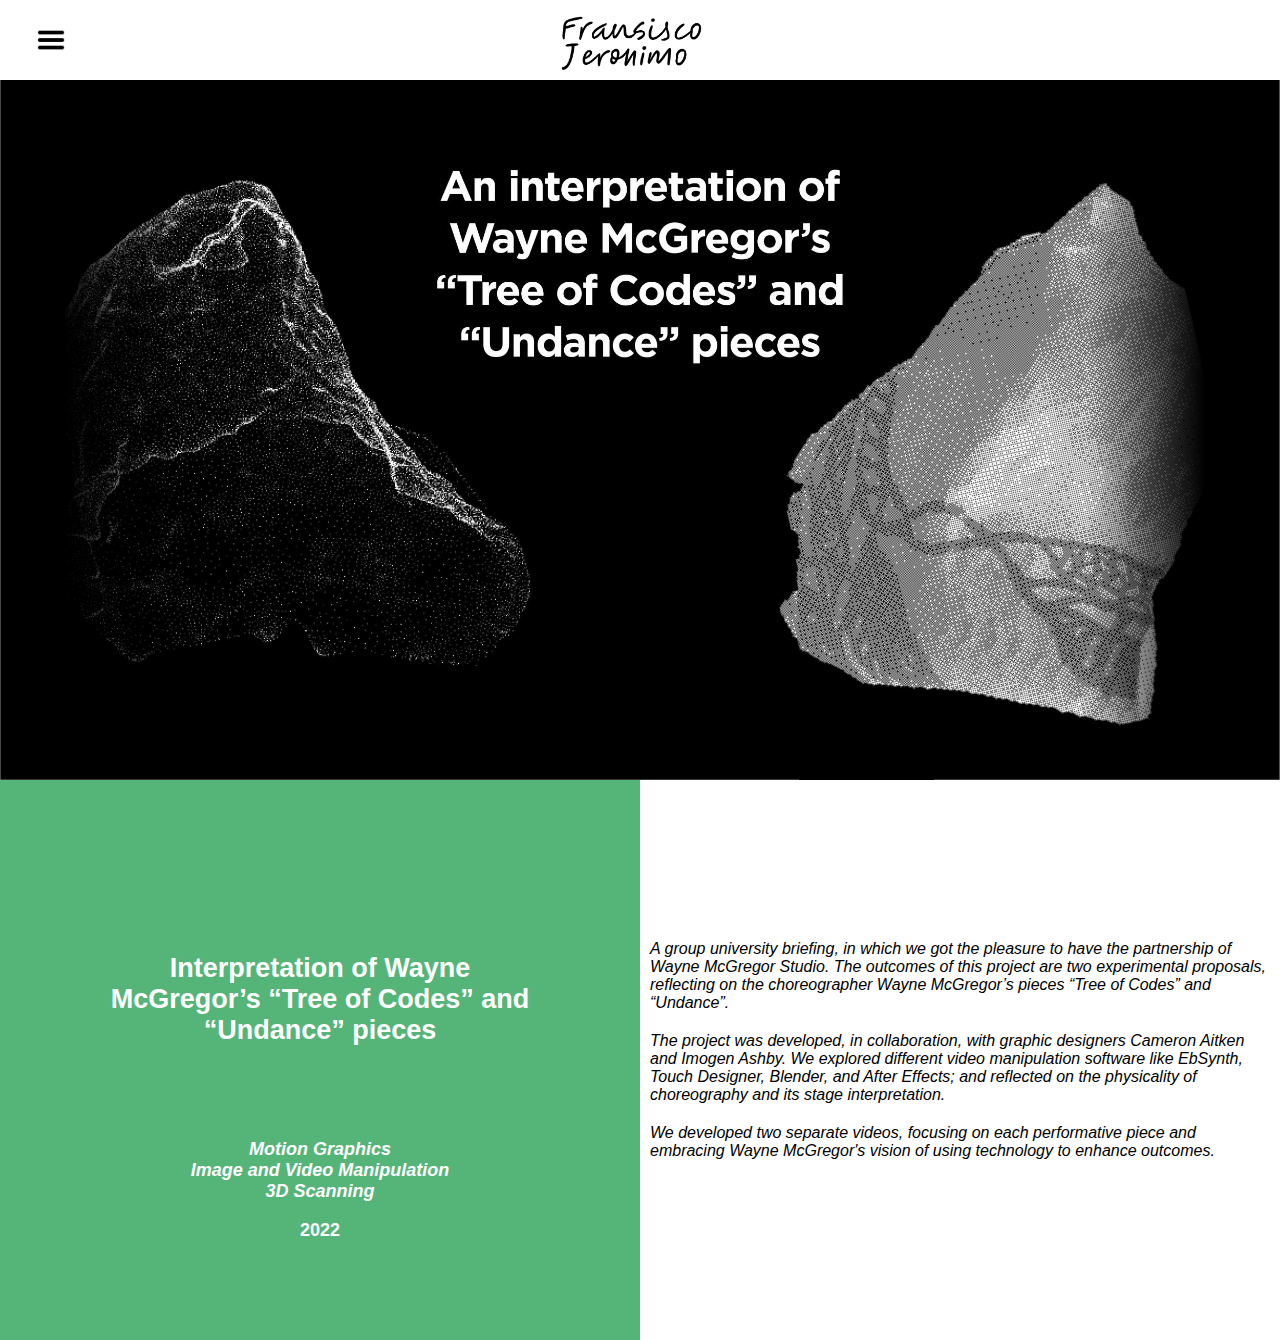
<file: fransisco/project1.html>
<!DOCTYPE html>
<html>
    <head>
        <meta name="viewport" content="width=device-width, initial-scale=1.0">
        <link rel="stylesheet" type="text/css" href="Pagestyle.css">
        <link rel="stylesheet" type="text/css" href="projectstyle.css">
        <link rel="stylesheet" type="text/css" href="mobileview1.css">
        <script src="script.js"></script>
    </head>
    <body>
        <div class="top-bar">
            <img src="img/hamburger.png" class="menu-logo" onclick="toggleSideMenu()">
            <img src="img/logo.png" alt="Logo" class="logo" onclick="navigateToPage('index.html')">
          </div>
          <div class="side-menu">
          <img src= "img/arrow.png "class="back" onclick="toggleSideMenu()">
        <div class="side-menu-text"> 
            <h2 class="menu-item">Info:</h2>
      
                <div class="menu-item"onclick = "openLinkedin()">Linkedin</div>
                <div class="menu-item" onclick="openInstagram()">Instagram </div>
                <div class="menu-item" onclick="openYoutube()">Youtube</div>
                <div class="menu-item">Contact</div>
        </div>
    </div>
    <div class="layout">
        <img class="mcgregor-image" src="img/slideshow4.jpg" >
        <div class="firstcontainer">
            <h2> Interpretation of Wayne McGregor’s “Tree of Codes” and “Undance” pieces</h2>
            <i>Motion Graphics</i>
            <i> Image and Video Manipulation</i>
            <i> 3D Scanning</i>
            <p> 2022</p>
        </div>
            <div class="secondcontainer">
                <i>
                    A group university briefing, in which we got the pleasure to have the partnership of Wayne McGregor Studio. 
                    The outcomes of this project are two experimental proposals, reflecting on the choreographer Wayne McGregor’s 
                    pieces “Tree of Codes” and “Undance”.</i>
                <i>The project was developed, in collaboration, with graphic designers Cameron Aitken and Imogen Ashby. We explored
                     different video manipulation software like EbSynth, Touch Designer, Blender, and After Effects; and reflected 
                     on the physicality of choreography and its stage interpretation.</i>
                <i>We developed two separate videos, focusing on each performative piece and embracing Wayne McGregor's vision of 
                    using technology to enhance outcomes.</i>
                
            </div>
        
</div>
        
      </body>
</html>
</file>
<file: fransisco/Pagestyle.css>
@font-face {
    font-family: rose;
    src: url(fonts/rose.ttf);
  }
  @font-face {
    font-family: Brushwork;
    src: url(fonts/Brushwork.ttf);
  }

html, body {
    margin: 0;
    padding: 0;
  }
  
  .top-bar {
    background: white;
    height: 60px;
    padding: 10px;
    position: fixed;
    top: 0;
    width: 100%;
    transition: height 0.9s ease-in-out, padding 0.9s ease-in-out;
    display: flex;
    justify-content: space-between;
    
  align-items: center;
  z-index: 2;
  }
  .top-bar img {
    max-height: 100%;
    max-width: 100%;
  
  }
  .logo{
    margin-right: 40%;
    transform: translateX(-40%);
    cursor: pointer;
    
  }
  .menu-logo {
    width: 30px; 
    height: auto; 
    margin-left: 2%;
    cursor: pointer;
    
  }
  .side-menu {
    position: fixed;
    display: flex;

    top: 0;
    left: 0;
    bottom: 0;
    width: 250px; 
    background-color: rgb(255, 255, 255); 
    transition: transform 0.3s ease-in-out;
    transform: translateX(-250px); 
    z-index: 4;
   
  }
  
  .side-menu.open {
    transform: translateX(0); 
  }
  .back{
    width: auto; 
    height: 50px;
    position: absolute;
    margin-left: 4px ;
    bottom: 20px;
    left: 40%;
    transform: translateX(-50%);
    cursor: pointer;
  }
  
  .side-menu-text div{
    position: flex;
    font-size: x-large;
    font-family:rose;
    text-align: center;
      color: rgb(0, 0, 0);
      margin: 20px;
      margin-bottom: 80px;
      margin-top:  80px;
      margin-left: 60px;  
      cursor: pointer;
  }
  .side-menu-text h2{
    position: flex;
    font-size: xx-large;
    font-family:rose;
    text-align: center;
      color: rgb(0, 0, 0);
      margin: 20px;
      margin-bottom: 20px;
      margin-top:  20px;
      margin-left: 60px;  
  }
  
  .scroll-down .top-bar {
    background-color: white;
  
    padding: 5px; 
    height: 40px; 
  }
  .layout{
    display: grid;
    margin-top: 60px;
    
    grid-template-columns: 1fr 1fr;
    grid-gap: 0px;
    padding: 0px;
    opacity: 1;
  transition: opacity 0.3s ease-in-out;
  }
  .layout.hide {
    opacity: 0;
  }
  .main-image {
    width: 100%;
  height:auto;
    grid-column: 1 / span 2;
    grid-row: 1;
    transition: filter 0.3s ease-in-out;
  }
  
  .image2 {
    grid-column: 1 / span 1;
    grid-row: 2;
    width: 100%;
  height:auto;
  left: 0;
    top: 0;
  }
  .image3 {
    grid-column: 1 / span 1;
    grid-row: 3;
    width: 100%;
  height:auto;
  left: 0;
    top: 0;
    
    
  }
  .image4 {
    grid-column: 2 / span 1;
    grid-row: 3;
    width: 100%;
  height:auto;
  left: 0;
    top: 0;
   
    
  }
  .image5 {
    grid-column: 1 / span 1;
    grid-row: 4;
    width: 100%;
  height:auto;
  left: 0;
    top: 0;
    
    
  }
  .image6 {
    grid-column: 2 / span 2;
    grid-row: 4;
    width: 100%;
  height:auto;
  left: 0;
    top: 0;
    
    
  }

  

  .image-caption1,
  .image-caption2,
  .image-caption3,
  .image-caption4 {
    position: absolute;
  bottom: -100%;
  left: 0;
  
  width: 100%;
  height: 100%;
  color: white;
  font-size: large;
  font-family: Arial, Helvetica, sans-serif;
  text-align: center;
  padding: 0px;
  transition: bottom 0.3s ease-in-out;
  display: flex;
  align-items: center;
  justify-content: center;
  }
  
  .image-item:hover .image-caption1,
  .image-item:hover .image-caption2,
  .image-item:hover .image-caption3,
  .image-item:hover .image-caption4 {
    bottom:0%;  
    cursor: pointer;
    
  }
  
  
  .image-item {
    position: relative;
    overflow: hidden;
  }
  
  .image-item img {
    width: 100%;
    height: auto;
    transition: filter 0.3s ease-in-out;
  }
  
  .image-item:hover img {
    filter: brightness(0.8) blur(5px);
  }

  .container{
    display: flex;
    flex-direction: column;
    position: sticky; 
    top: 0;
    align-content: center;
    align-items: center;
    position: absolute;
    top: 50%;
    left: 50%;
    transform: translate(-50%, -50%);
    width: 700px;
    height: 250px;
    background-color: #ffffff;
    border-radius: 20px;
    z-index: 1;
    font-size: x-large; 
    text-align: center;
    
}
.container p {
    font-size: large;
    font-family: Arial, Helvetica, sans-serif;
    padding: 10px;
}
.container h2{
    font-family: rose; 
 
}
.container button {
   
    width: 250px;
    height: 50px;
    background-color: #000000;
    font-family: rose;
    color: white;
    border: 2px solid #000000;
    border-radius: 25px;
    cursor: pointer;
   
    font-size: larger;
    
    
}
    
  .container1 {
    display: flex;
    flex-direction: column;
    text-align: center;
    justify-content: center;
    align-items: center;
    font-family: Arial, Helvetica, sans-serif;
    font-size: x-large;
    grid-column: 2 / span 1;
    grid-row: 2;
  }
  .image-container {
    display: flex;
    grid-column: 1 / span 2;
    grid-row: 1;
    width: 100%;
    height:100%;
    position: relative;
}
</file>
<file: fransisco/projectstyle.css>
html, body {
    margin: 0;
    padding: 0;
  }
  .mcgregor-image{
    width: 100%;
  height: auto;
    grid-column: 1 / span 2;
    grid-row: 1;
    transition: filter 0.3s ease-in-out;
  }
  
  .firstcontainer{
    display: flex;
    flex-direction: column;
    text-align: center;
    justify-content: center;
    height: 500px;
    background-color: rgb(85,181,121);
    color: white;
    font-weight: 700;
    align-items: center;
    font-family: Arial, Helvetica, sans-serif;
    font-size: large;
    grid-column: 1 / span 1;
    grid-row: 2 ;
    padding: 30px;
  }
  .firstcontainer h2{
    padding: 70px;
  }
  .secondcontainer{
    display: flex;
    flex-direction: column;
    
    justify-content: center;
    align-items: center;
    font-family: Arial, Helvetica, sans-serif;
    font-size:medium;
    padding: 10px;
    grid-column: 2 / span 1;
    grid-row: 2;
  }
  
  .secondcontainer i{
    padding-bottom: 20px;
  }
</file>
<file: fransisco/mobileview1.css>
@media (max-width: 600px) {
  .top-bar {
    height: 40px;
    padding: 5px;
  }

  .logo {
    margin-right: 22%;
    transform: translateX(-30%);
  }

  .side-menu {
    width: 200px;
  }

  .side-menu-text div {
    font-size: large;
    margin: 10px;
    margin-bottom: 40px;
    margin-top: 40px;
    margin-left: 50px;
  }

  .side-menu-text h2 {
    font-size: x-large;
    margin: 10px;
    margin-bottom: 10px;
    margin-top: 10px;
    margin-left: 30px;
  }

  .main-image {
    height: 400px;
    width: auto;
    overflow: hidden;
    object-fit: cover;
  }
  .image2{
    height: 350px;
    overflow: hidden;
    object-fit: cover;
  }

  
  .container {
    width: 300px;
    height: 250px;
    font-size: large;
  }

  .container p {
    font-size: medium;
  }

  .container button {
    width: 200px;
    height: 40px;
    font-size: large;
  }

  .container1 {
    font-size: small;
  }
  .image-caption1,
  .image-caption2,
  .image-caption3,
  .image-caption4 {
    position: absolute;
  bottom: -100%;
  left: 0;
  
  width: 100%;
  height: 100%;
  color: white;
  font-size: smaller;
  font-family: Arial, Helvetica, sans-serif;
  text-align: center;
  padding: 0px;
  transition: bottom 0.3s ease-in-out;
  display: flex;
  align-items: center;
  justify-content: center;
  }
}
</file>
